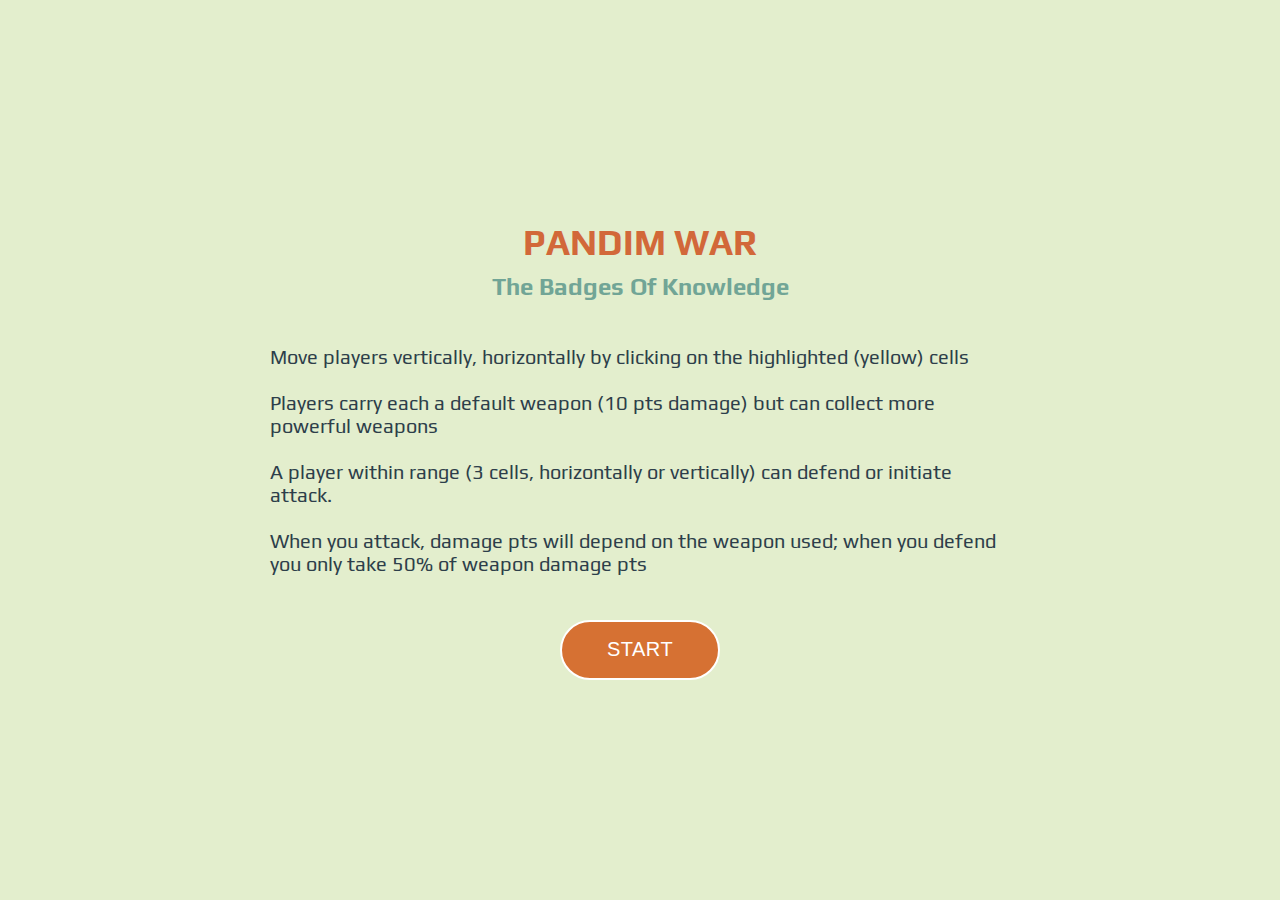
<file: index.html>
<!DOCTYPE html>
<html>

<head>
  <meta charset="utf-8">
  <meta name="viewport" content="width=device-width, initial-scale=1.0">
  <title>Link Listing Page</title>
  <link rel="stylesheet" href="css/styles.css">
  <!-- Google Fonts -->
  <link href="https://fonts.googleapis.com/css?family=Chakra+Petch" rel="stylesheet">
  <link href="https://fonts.googleapis.com/css?family=Audiowide" rel="stylesheet">
  <link href="https://fonts.googleapis.com/css?family=Play:400,700" rel="stylesheet">
</head>

<body>
  <!-- Game RULES -->
  <div id="welcome-card">
    <div id="how-to-play">
      <div class="how-to-play-head">
        <h1>Pandim War</h1>
        <h2>The Badges Of Knowledge</h2>
      </div>
      <div class="how-to-play-body">
        <div class="p-wrapper">
          <p>Move players vertically, horizontally by clicking on the highlighted (yellow) cells</p><br/>
          <p>Players carry each a default weapon (10 pts damage) but can collect more powerful weapons</p><br/>
          <p>A player within range (3 cells, horizontally or vertically) can defend or initiate attack.</p><br/>
          <p>When you attack, damage pts will depend on the weapon used; when you defend you only take 50% of weapon damage pts</p>
        </div>
      </div>
      <div class="how-to-play-bottom">
        <button id="start-game">Start</button>
      </div>
    </div>
  </div>

  <!-- GAME BOARD -->
  <div class="game-outer-container">
    <div class="game-inner-container">
      <!-- Game Header -->
      <div class="header">
        <div class="players-container"> <!-- Player1 controls -->
          <ul class="player-area left-area">
            <li><span id="pl1-health-pts">100</span></li>
            <li><img src="images/player1.png" title="Axiom spaceship"/></li>
          </ul>
          <ul class="player-area mid-area">
            <li><button type="button" id="attack-btn" class="pl-attack-btn accessible">Attack</button></li>
            <li><button type="submit" id="new-game">New Game</button></li> <!-- New Game Button --> <!-- when no type "submit" button is the default value -->
            <li><button type="button" id="defend-btn" class="pl-defend-btn accessible">Defend</button></li>
          </ul>
          <ul class="player-area right-area"> <!-- Player2 controls -->
            <li><img src="images/player2.png" title="Bilkis spaceship" class="pl2-img"/></li>
            <li><span id="pl2-health-pts">100</span></li>
          </ul>
        </div>
        <!-- Game Timeline -->
        <div class="timeline-container">
          <span id="timeline">Welcome to the adventure!</span>
        </div>
      </div>
      <!-- Game Board -->
      <table id="game-board" cellspacing="1">
        <tbody id="grid"></tbody><!-- game grid -->
      </table>  
    </div>
  </div><!--/.game-outer-container -->

  <!-- GAME OVER -->
  <div id="opacity-layer"></div> 
  <!-- Game Result -->
  <div id="results-card">
    <div id="popUp-body">
      <div id="winner-img-wrapper"><img id="winner-img" src="images/player2.png"/></div>
      <h2 id="winner-heading"><em id="winner-name">[Player X]</em></h2>
      <p id="winner-p">retains <span id="winner-pts">[5]</span> pts</p>
    </div>
    <div id="popUp-footer">
      <button type="button" id="resultsCard_Btn">Play Again</button><!-- “button” type has no default behaviour (eg submit form data) -->
    </div>
  </div>


  <script>
    document.querySelector('.game-outer-container').style.display = "none";
    //Start Game
    document.getElementById('start-game').addEventListener('click', () => {
        document.getElementById('welcome-card').style.display = "none";
        //adding sound effect
        var starting_Sound = new Audio("audio/start-end.wav");
        starting_Sound.play(); 
        $('.game-outer-container').show();
    });
    // New Game button
    var newGame = document.getElementById('new-game');
    newGame.onclick = (e) => {
      document.location.reload();
      // e.preventDefault();
    }
  </script>

  <!-- jQuery via CDN -->
  <script
    src="https://code.jquery.com/jquery-3.2.1.min.js"
    integrity="sha256-hwg4gsxgFZhOsEEamdOYGBf13FyQuiTwlAQgxVSNgt4="
    crossOrigin="anonymous">
  </script>
  <!-- Game JS Files -->
  <script src="js/main.js"></script>
  <script src="js/board.js"></script>
  <script src="js/walls.js"></script>
  <script src="js/weapons.js"></script>
  <script src="js/players.js"></script>
  <script src="js/pl-movement.js"></script>
  <script src="js/game-over.js"></script>
</body>

</html>
</file>
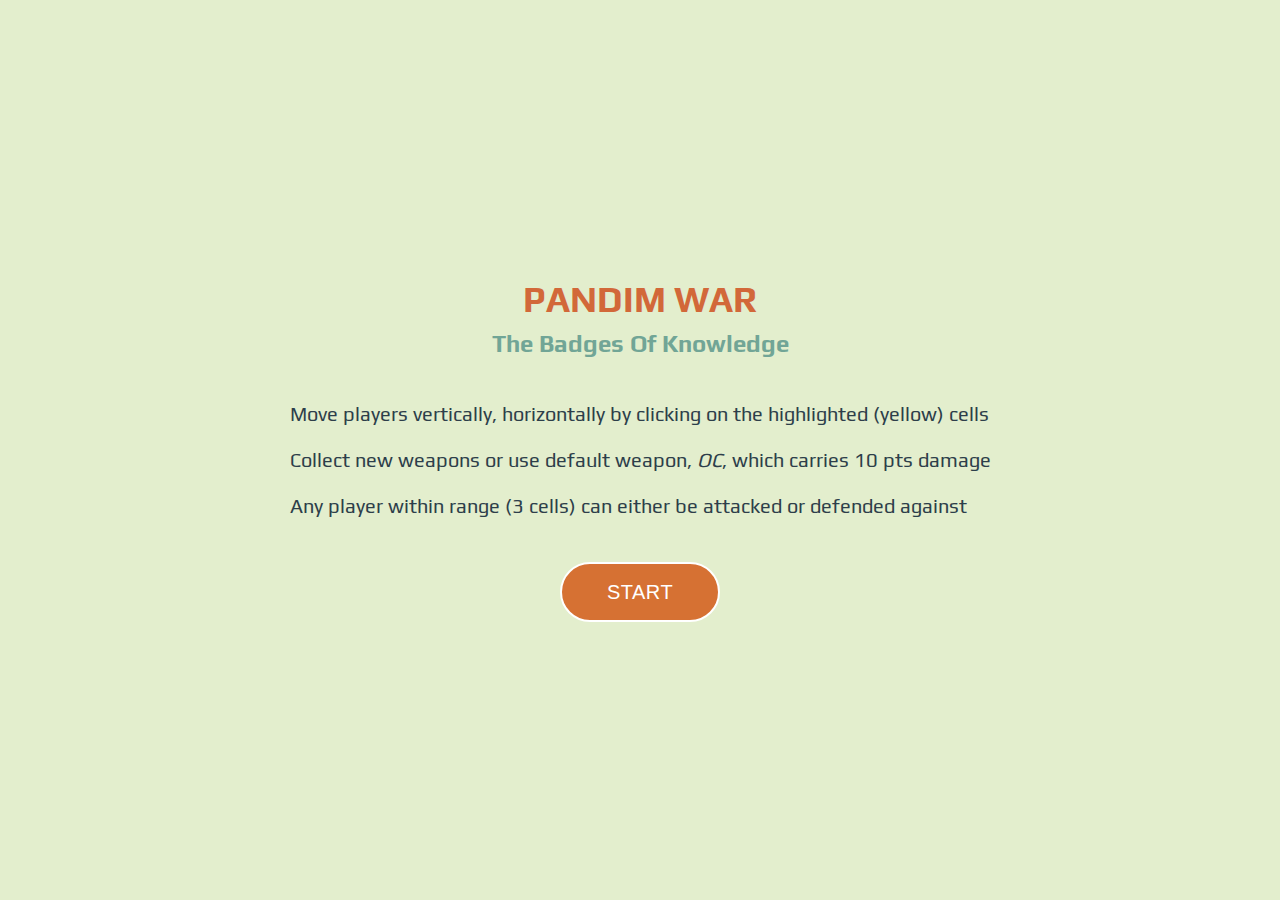
<file: game.html>
<!DOCTYPE html>
<html>

<head>
  <meta charset="utf-8">
  <meta name="viewport" content="width=device-width, initial-scale=1.0">
  <title>Link Listing Page</title>
  <link rel="stylesheet" href="css/styles.css">
  <!-- Google Fonts -->
  <link href="https://fonts.googleapis.com/css?family=Chakra+Petch" rel="stylesheet">
  <link href="https://fonts.googleapis.com/css?family=Audiowide" rel="stylesheet">
  <link href="https://fonts.googleapis.com/css?family=Play:400,700" rel="stylesheet">
</head>

<body>
  <!-- Game RULES -->
  <div id="welcome-card">
    <div id="how-to-play">
      <div class="how-to-play-head">
        <h1>Pandim War</h1>
        <h2>The Badges Of Knowledge</h2>
      </div>
      <div class="how-to-play-body">
        <div class="p-wrapper red">
          <p>Move players vertically, horizontally by clicking on the highlighted (yellow) cells</p><br/>
          <p>Collect new weapons or use default weapon, <em>OC</em>, which carries 10 pts damage</p><br/>
          <p>Any player within range (3 cells) can either be attacked or defended against</p>
        </div>
      </div>
      <div class="how-to-play-bottom">
        <button id="start-game">Start</button>
      </div>
    </div>
  </div>

  <!-- GAME BOARD -->
  <div class="game-outer-container">
    <div class="game-inner-container">
      <!-- Game Header -->
      <div class="header">
        <div class="players-container"> <!-- Player1 controls -->
          <ul class="player-area left-area">
            <li><span id="pl1-health-pts">100</span></li>
            <li><img src="images/player1.png" title="Axiom spaceship"/></li>
          </ul>
          <ul class="player-area mid-area">
            <li><button type="button" id="attack-btn" class="pl-attack-btn accessible">Attack</button></li>
            <li><button type="submit" id="new-game" onclick="getData()">New Game</button></li> <!-- New Game Button --> <!-- when no type "submit" button is the default value -->
            <li><button type="button" id="defend-btn" class="pl-defend-btn accessible">Defend</button></li>
          </ul>
          <ul class="player-area right-area"> <!-- Player2 controls -->
            <li><img src="images/player2.png" title="Bilkis spaceship" class="pl2-img"/></li>
            <li><span id="pl2-health-pts">100</span></li>
          </ul>
        </div>
        <!-- Game Timeline -->
        <div class="timeline-container">
          <span id="timeline">Welcome to the adventure!</span>
        </div>
      </div>
      <!-- Game Board -->
      <table id="game-board" cellspacing="1">
        <tbody id="grid"></tbody><!-- game grid -->
      </table>  
    </div>
  </div><!--/.game-outer-container -->

  <!-- GAME OVER -->
  <div id="opacity-layer"></div> 
  <!-- Game Result -->
  <div id="results-card">
    <div id="popUp-body">
      <div id="winner-img-wrapper"><img id="winner-img" src="images/player2.png"/></div>
      <h2 id="winner-heading"><em id="winner-name">[Player X]</em></h2>
      <p id="winner-p">retains <span id="winner-pts">[5]</span> pts</p>
    </div>
    <div id="popUp-footer">
      <button type="button" id="resultsCard_Btn">Play Again</button><!-- “button” type has no default behaviour (eg submit form data) -->
    </div>
  </div>

  <!-- jQuery via CDN -->
  <script
    src="http://code.jquery.com/jquery-3.2.1.min.js"
    integrity="sha256-hwg4gsxgFZhOsEEamdOYGBf13FyQuiTwlAQgxVSNgt4="
    crossOrigin="anonymous">
  </script>
  <script src="js/game.js"></script>
</body>

</html>
</file>
<file: css/styles.css>
body {
  font-family: 'Audiowide', cursive;
}
* {
  margin: 0;
  padding: 0;
  /*including paddings borders in elms' total width and height*/
  -moz-box-sizing: border-box; /*Firefox*/
  -ms-box-sizing: border-box; /*IE*/
  -webkit-box-sizing: border-box; /*Chrome and Safari*/
  box-sizing: border-box;
  /*disabling selection of elms*/
  -moz-user-select: none; /*Firefox*/
  -ms-user-select: none; /*IE*/
  -webkit-user-select: none; /*Chrome and Safari*/
  user-select: none;
}
/** GAME RULES **/
@import url('https://fonts.googleapis.com/css?family=Coiny');
#welcome-card {
  top: 0;
  left: 0;
  position: absolute;
  z-index: 100;
  font-family: 'Play', sans-serif;
  opacity: 1;
  width: 100%;
  height: 100%;
  background-color: #E3EECD;
  text-align: center;
  /*display: none;*/
  display: flex;
  align-items: center; /*vertical alignment*/
  justify-content: center; /*horizontal alignment*/
}
.how-to-play-head, .how-to-play-body, .how-to-play-bottom {
  margin-top: 15px;
  margin-bottom: 15px;
}
.how-to-play-head {
  color: #D26839;
}
h1 {
  margin: 0 0 10px;
  display: block;
  font-size: 2.25em; /* 36px/ 16px browser default's */ 
  text-transform: uppercase;
}
h2 {
  color: #71A596;
}
.how-to-play-body {
  font-size: 20px;
  color: #2D3E4A;
  font-weight: 400;
}
.p-wrapper {
  padding: 30px;
  max-width: 800px;
  text-align: left; 
  margin: 0 auto;`
}
.how-to-play-bottom {
  color: #D26839;
}
.how-to-play-bottom button {
  width: 160px;
  height: 60px;
  padding: 0 20px;
  color: white;
  font-weight: 500;
  font-size: 20px;
  text-transform: uppercase;
  letter-spacing: 0.5px;
  border-radius: 30px;
  border: 2px solid white;
  background-color: #D67133;
  cursor: cell;
  outline: none;
  margin-bottom: 0px;
}
.how-to-play-bottom button:hover {
  color: #D67133;
  border: 2px solid #D67133;
  background-color: transparent;
}

/** GAME BOARD **/
.header {
  border-radius: 5px 5px 0 0;
  /*background-color: rgba(255,255,255,0.9);*/
  /*color: darkgrey;*/
  background-color: black;
  padding: 3px;
  /*width: 40%;*/
  margin: 0px 4px;
  margin-bottom: 0px;
  /*width: 580px;*/
  margin-top: 5px;
}
div.players-container {
  border-bottom: 1px solid #660099;
  border-radius: 5px 5px 0 0;
  background-color: #00065a;
  display: flex;

  align-items: center;
  justify-content: center;
}
ul.player-area {
  background-color: #00065a;*/
  display: flex; 
  justify-content: space-evenly; /*horizonatl m alignment*/
  align-items: center; /*vertical alignment*/
}
ul.left-area li, ul.mid-area li, ul.right-area li {
  display: inline-block;
}
ul.left-area, ul.mid-area, ul.right-area {
  flex-grow: 1; /* default 0 */
}
ul.left-area,  ul.mid-area, ul.right-area {
  text-align: center;
}
ul li {
  list-style: none;
}
span, button {
  height: 34px;
  padding: 0 10px;
  font-size: 14px;
}
button {
  margin-left: 5px;
  margin-right: 5px;
  border-radius: 2px;
  letter-spacing: 0.5px;
}
button#new-game:hover {
  cursor: pointer;
}
.accessible:hover {
  cursor: cell;
}
button#new-game {
  border: 2px solid #73AD21;
  background-color: #AFC97E;
}
li button#attack-btn {
    background-color: #a70000;
    color:  #000;
}
li button#attack-btn, li button#defend-btn, li button#new-game {
    padding: 0 10px;
}
button#defend-btn {
  background-color: white;
}
ul.player-area li img {
  width: 30px;
  vertical-align: bottom;
}
ul.player-area li img.pl2-img {
  transform: rotate(270deg);
}
ul.player-area li:first-child, ul.player-area li:last-child {
  background-color: #00065a;
  color: #9055A2;
  padding-top: 6px;
  padding-bottom: 6px;
}
li span#pl1-health-pts, li span#pl2-health-pts  {
  font-weight: 600;
}
div.timeline-container {
  padding: 8px;
  margin: 0;
  text-align: center;
}
div span#timeline {
  font-family: 'Chakra Petch', sans-serif;
  margin: 0 auto;
  color: #9055A2;
  font-size: 14px;
  letter-spacing: 0.5px;
}
table#game-board {
  text-align: center;
  border: 3px solid black;
  background-color: rgba(255,255,255,0.9) !important;
  color: darkgrey;
  border-radius: 5px;
  padding: 10px;
  margin: 0 auto;
}
#game-board td {
  width: 50px;
  height: 50px;
  border: 0.5px solid lightgrey;
}
tr { 
  padding: 5px; 
}
/*created dynamically*/
.wall { 
  width: 96%;
  height: 96%;
  border-radius: 2px;
  background: radial-gradient(circle, black, darkgrey);
}
.weapon {
  background-color: #CEF3FF;
  background-repeat: no-repeat;
  background-position: center;
}
.weapon {
  background-size: 70%;
}
.weapon-0 {
  background-image: url('../images/weapon-oc.png');
}
.weapon-1 {
  background-image: url('../images/weapon-html.png');
}
.weapon-2 {
  background-image: url('../images/weapon-css.png');
}
.weapon-3 {
  background-image: url('../images/weapon-js.png');
}
.weapon-4 {
  background-image: url('../images/weapon-c++.png');
}
.player {
  background-size: 90%;
  background-color: #FFA711;
  background-repeat: no-repeat;
  background-position: center;
}
.player1 {
  background-image: url('../images/player1.png') !important;
}
.player2 {
  background-image: url('../images/player2.png') !important;
}
.accessible {
  background-color: #FDF3B7;
}

/** GAME OVER **/
#opacity-layer { /*Game Over' pop-up window*/
  top: 0;
  left: 0;
  width: 100%; 
  height: 100%;
  opacity: 0.8;
  position: fixed; 
  background-color: black; 
  z-index: 10;
  display: none;
}
#results-card {
  z-index: 10;
  position: fixed;
  width: 500px; 
  height: auto;
  /*display: none;*/
  text-align: center;
}
#popUp-body {
  background: white;
  border-radius: 5px 5px 0 0;
  height: 210px;
  border-style: solid;
  border-width: 2px 2px 0px 2px;
  border-color: #FFA60C;
  text-align: center;
}
div#winner-img-wrapper {
  position: relative; 
  width: 120px;
  height: 120px; 
  margin: 10px auto;
}
div#winner-img-wrapper img#winner-img {
  width: 120px;
  width: 120px;
  padding: 15px 0 5px;
}
#popUp-body h2#winner-heading {
  padding-top: 5px;
  text-transform: uppercase;
  letter-spacing: 2px;
  word-spacing: 3px;
  color: #4d0000;  /* dark purple */
  text-shadow: 0 1px 0 rgba(255, 255, 255, 0.4);
}
#popUp-body p#winner-p {
  color: #4d0000;
  font-size: 16px;
  padding-top: 5px;
  padding-bottom: 5px;
}
#popUp-footer {
  background-color: #FDF4B6;
  height: 90px; 
  padding: 15px; 
  border-style: solid;
  border-width: 0px 2px 2px 2px; 
  border-color: #FFA60C;
  border-bottom-right-radius: 7px; 
  border-bottom-left-radius: 7px;
  text-align: center;
}
button#resultsCard_Btn {
  width: 160px;
  height: 60px;
  padding: 0 20px;
  font-size: 18px;
  letter-spacing: 0.5px;
  border-radius: 8px;
  background-color: #FFA60C;
  cursor: pointer;
  outline: none;
  margin-bottom: 20px;
}

/** MEDIA QUERIES **/
@media only screen and (min-width: 320px) and (max-width: 736px) { /*before mini iPad + device sizes*/
  .header {
    border-radius: 0px;
  }
  div.players-container {
    border-radius: 0;
  }
  table#game-board {
    border-radius: 0;
  }
}
@media only screen and (max-width: 360px) {
  h2 {
    font-size: 1.25em; /*20px/16px (browser default)*/
  }
  .how-to-play-bottom button {
    width: 120px;
    height: 50px
  }
  .how-to-play-body {
    font-size: .9375em; /*15px/16px (browser default)*/
    color: #2D3E4A;
  }
  .p-wrapper {
    padding: 20px;
    text-align: center;
  }
  .how-to-play-bottom {
    margin-top: 0px;
  }
  .header {
    margin: 0;
    border-radius: 0px;
  }
  ul.left-area li, ul.mid-area li, ul.right-area li {
    display: inline-block;
  }
}
@media only screen and (min-width: 360px) and (max-width: 736px) {
  .header {
    margin: 0;
    width: 100%;
    text-align: center; 
  }
  button {
    padding: 0 5px;
    font-size: 10px;
  }
  span {
     font-size: 10px; 
  }
  li span#pl2-health-pts, li span#pl1-health-pts {
    font-weight: 600;
    font-size: 10px;
    padding: 0 5px;
  }
  li button#attack-btn, li button#defend-btn, li button#new-game {
     padding: 0 4px; 
  }
  #game-board {
    width: 100%;
    height: 100vh;
  }
}
@media only screen and (min-width: 737px) {
  .game-outer-container {
    /*background-image: 
    linear-gradient(
      to right, 
      red, 
      #f06d06, 
      rgb(255, 255, 0), 
      green
    );*/
    background-color: #4B5263; /*#333;*/
    top: 0;
    left: 0;
    align-items: center;
    justify-content: center;
    width: 100%;
    height: 100vh;
    display: flex;
  }
  .game-innerr-container {
    padding: 20px;
  }
}
</file>
